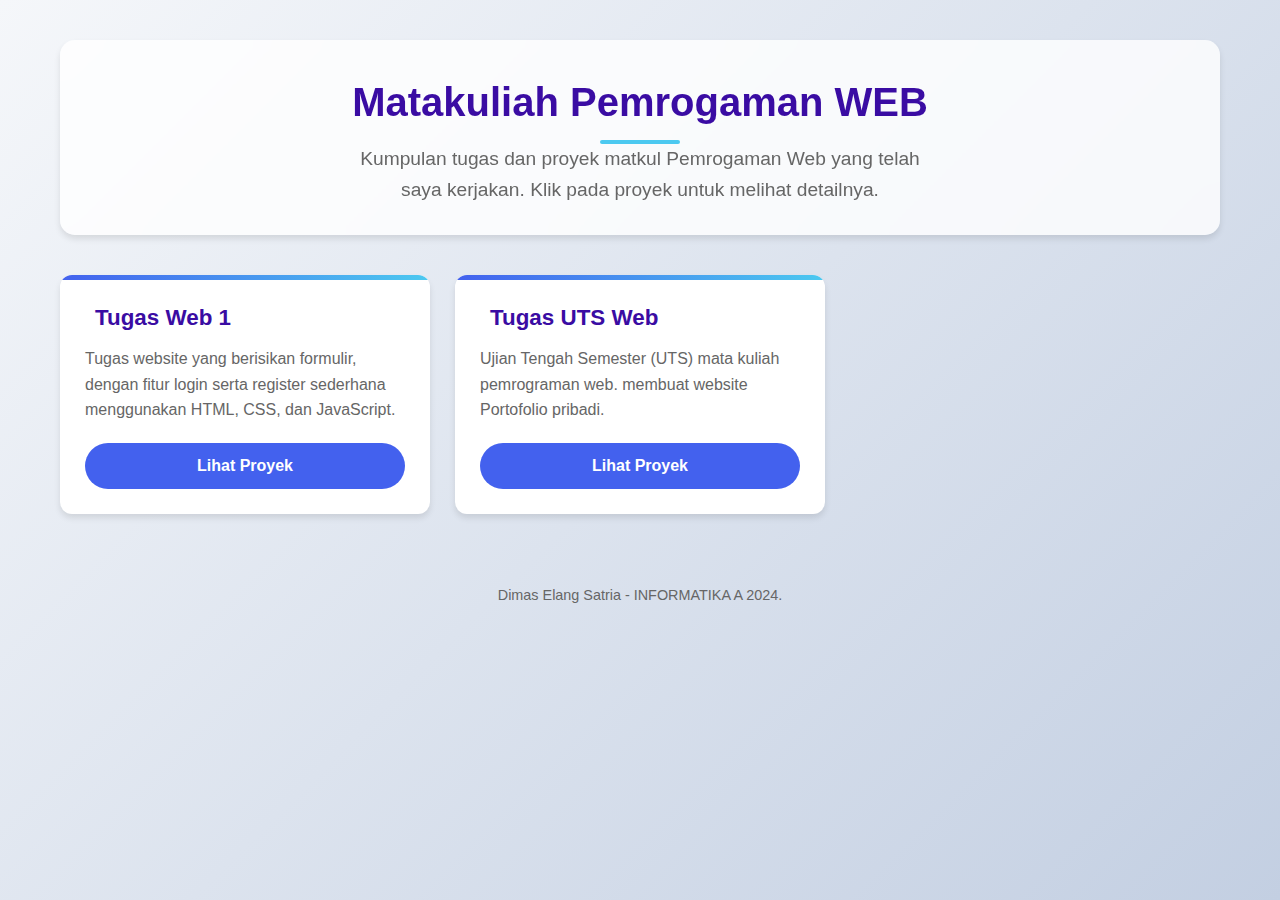
<file: index.html>
<!DOCTYPE html>
<html lang="id">
<head>
  <meta charset="UTF-8">
  <meta name="viewport" content="width=device-width, initial-scale=1.0">
  <title>Portofolio Proyek Web</title>
  <style>
    /* Reset dan variabel CSS */
    :root {
      --primary-color: #4361ee;
      --secondary-color: #3a0ca3;
      --accent-color: #4cc9f0;
      --light-color: #f8f9fa;
      --dark-color: #212529;
      --success-color: #4bb543;
      --shadow: 0 4px 6px rgba(0, 0, 0, 0.1);
      --transition: all 0.3s ease;
    }
    
    * {
      margin: 0;
      padding: 0;
      box-sizing: border-box;
      font-family: 'Segoe UI', Tahoma, Geneva, Verdana, sans-serif;
    }
    
    body {
      background: linear-gradient(135deg, #f5f7fa 0%, #c3cfe2 100%);
      color: var(--dark-color);
      line-height: 1.6;
      min-height: 100vh;
      padding: 20px;
    }
    
    /* Container utama */
    .container {
      max-width: 1200px;
      margin: 0 auto;
      padding: 20px;
    }
    
    /* Header */
    header {
      text-align: center;
      margin-bottom: 40px;
      padding: 30px 0;
      background: rgba(255, 255, 255, 0.8);
      border-radius: 15px;
      box-shadow: var(--shadow);
      backdrop-filter: blur(10px);
    }
    
    h1 {
      font-size: 2.5rem;
      color: var(--secondary-color);
      margin-bottom: 10px;
      position: relative;
      display: inline-block;
    }
    
    h1::after {
      content: '';
      position: absolute;
      bottom: -10px;
      left: 50%;
      transform: translateX(-50%);
      width: 80px;
      height: 4px;
      background: var(--accent-color);
      border-radius: 2px;
    }
    
    .subtitle {
      font-size: 1.2rem;
      color: #666;
      max-width: 600px;
      margin: 0 auto;
    }
    
    /* Grid proyek */
    .projects-grid {
      display: grid;
      grid-template-columns: repeat(auto-fill, minmax(300px, 1fr));
      gap: 25px;
      margin-top: 30px;
    }
    
    .project-card {
      background: white;
      border-radius: 12px;
      overflow: hidden;
      box-shadow: var(--shadow);
      transition: var(--transition);
      position: relative;
    }
    
    .project-card:hover {
      transform: translateY(-10px);
      box-shadow: 0 12px 20px rgba(0, 0, 0, 0.15);
    }
    
    .project-card::before {
      content: '';
      position: absolute;
      top: 0;
      left: 0;
      width: 100%;
      height: 5px;
      background: linear-gradient(90deg, var(--primary-color), var(--accent-color));
    }
    
    .project-content {
      padding: 25px;
      height: 100%;
      display: flex;
      flex-direction: column;
    }
    
    .project-title {
      font-size: 1.4rem;
      color: var(--secondary-color);
      margin-bottom: 10px;
      display: flex;
      align-items: center;
    }
    
    .project-title i {
      margin-right: 10px;
      color: var(--primary-color);
    }
    
    .project-description {
      color: #666;
      margin-bottom: 20px;
      flex-grow: 1;
    }
    
    .project-link {
      display: inline-block;
      background: var(--primary-color);
      color: white;
      padding: 10px 20px;
      border-radius: 50px;
      text-decoration: none;
      font-weight: 600;
      transition: var(--transition);
      text-align: center;
      margin-top: auto;
    }
    
    .project-link:hover {
      background: var(--secondary-color);
      transform: scale(1.05);
    }
    
    /* Footer */
    footer {
      text-align: center;
      margin-top: 50px;
      padding: 20px;
      color: #666;
      font-size: 0.9rem;
    }
    
    /* Responsif */
    @media (max-width: 768px) {
      .projects-grid {
        grid-template-columns: 1fr;
      }
      
      h1 {
        font-size: 2rem;
      }
    }
  </style>
</head>
<body>
  <div class="container">
    <header>
      <h1>Matakuliah Pemrogaman WEB</h1>
      <p class="subtitle">Kumpulan tugas dan proyek matkul Pemrogaman Web yang telah saya kerjakan. Klik pada proyek untuk melihat detailnya.</p>
    </header>
    
    <main>
      <div class="projects-grid">
        <div class="project-card">
          <div class="project-content">
            <h2 class="project-title">
              <i class="fas fa-file-code"></i> Tugas Web 1
            </h2>
            <p class="project-description">
              Tugas website yang berisikan formulir, dengan fitur login serta register sederhana menggunakan HTML, CSS, dan JavaScript.
            </p>
            <a href="TUGAS WEB 1/index.html" class="project-link">Lihat Proyek</a>
          </div>
        </div>
        
        <div class="project-card">
          <div class="project-content">
            <h2 class="project-title">
              <i class="fas fa-laptop-code"></i> Tugas UTS Web
            </h2>
            <p class="project-description">
              Ujian Tengah Semester (UTS) mata kuliah pemrograman web. membuat website Portofolio pribadi.
            </p>
            <a href="UTS WEB/index.html" class="project-link">Lihat Proyek</a>
          </div>
        </div>
      </div>
    </main>
    
    <footer>
      <p>Dimas Elang Satria - INFORMATIKA A 2024.</p>
    </footer>
  </div>
</body>
</html>
</file>
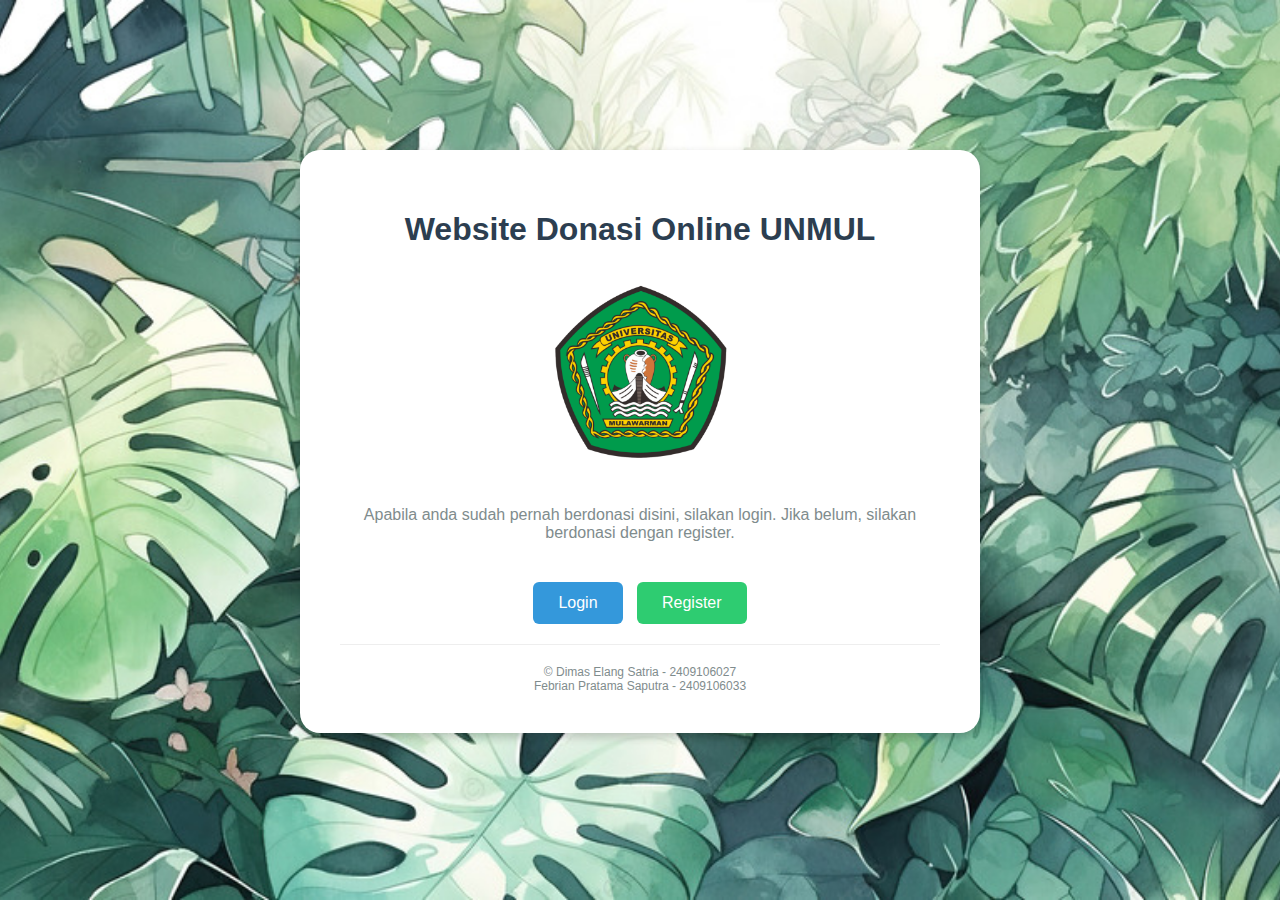
<file: TUGAS WEB 1/index.html>
<!doctype html>
<html lang="id">
<head>
  <meta charset="utf-8">
  <title>Menu Login / Register</title>
  <style>
    body {
      font-family: Arial, sans-serif;
      background: url('background.jpg') no-repeat center center fixed;
      background-size: cover;
      margin: 0;
      padding: 0;
    }
    .main-container {
      width: 600px;
      margin: 150px auto;
      background: #fff;
      padding: 40px;
      border-radius: 20px;
      box-shadow: 0 4px 10px rgba(0,0,0,0.2);
      text-align: center;
      position: relative;
      z-index: 1;
    }
    h1 {
      color: #2c3e50;
      margin-bottom: 30px;
    }
    .desc {
      color: #7f8c8d;
      margin-bottom: 40px;
    }
    .btn {
      display: inline-block;
      padding: 12px 25px;
      color: #fff;
      text-decoration: none;
      border-radius: 6px;
      margin-right: 10px;
      font-size: 16px;
      transition: background 0.2s, transform 0.2s;
      cursor: pointer;
      border: none;
    }
    .btn-login {
      background: #3498db;
    }
    .btn-login:hover, .btn-login:active {
      background: #2980b9;
      transform: scale(1.05);
    }
    .btn-register {
      background: #2ecc71;
      margin-right: 0;
    }
    .btn-register:hover, .btn-register:active {
      background: #27ae60;
      transform: scale(1.05);
    }
    .footer {
      text-align: center;
      padding-top: 20px;
      margin-top: 20px;
      border-top: 1px solid #eee;
      color: #7f8c8d;
      font-size: 12px;
    }
    @media (max-width: 500px) {
      .main-container {
        width: 95vw;
        padding: 10px;
      }
    }
  </style>
</head>
<body>
  <div class="main-container">
    <h1>Website Donasi Online UNMUL</h1>
    <img src="unmul.png" alt="logo unmul" style="width:250px; margin-bottom: 20px;">
    <p class="desc">Apabila anda sudah pernah berdonasi disini, silakan login. 
      Jika belum, silakan berdonasi dengan register.</p>

    <a href="login.html" class="btn btn-login" id="loginBtn">Login</a>
    <a href="donasi.html" class="btn btn-register" id="registerBtn">Register</a>
  
    <div class="footer">
      © Dimas Elang Satria - 2409106027 <br>
      Febrian Pratama Saputra - 2409106033
    </div>
  </div>
  <script>
    // Efek animasi klik tombol
    document.getElementById('loginBtn').addEventListener('mousedown', function() {
      this.style.transform = 'scale(0.97)';
    });
    document.getElementById('loginBtn').addEventListener('mouseup', function() {
      this.style.transform = '';
    });
    document.getElementById('registerBtn').addEventListener('mousedown', function() {
      this.style.transform = 'scale(0.97)';
    });
    document.getElementById('registerBtn').addEventListener('mouseup', function() {
      this.style.transform = '';
    });
  </script>
</body>
</file>
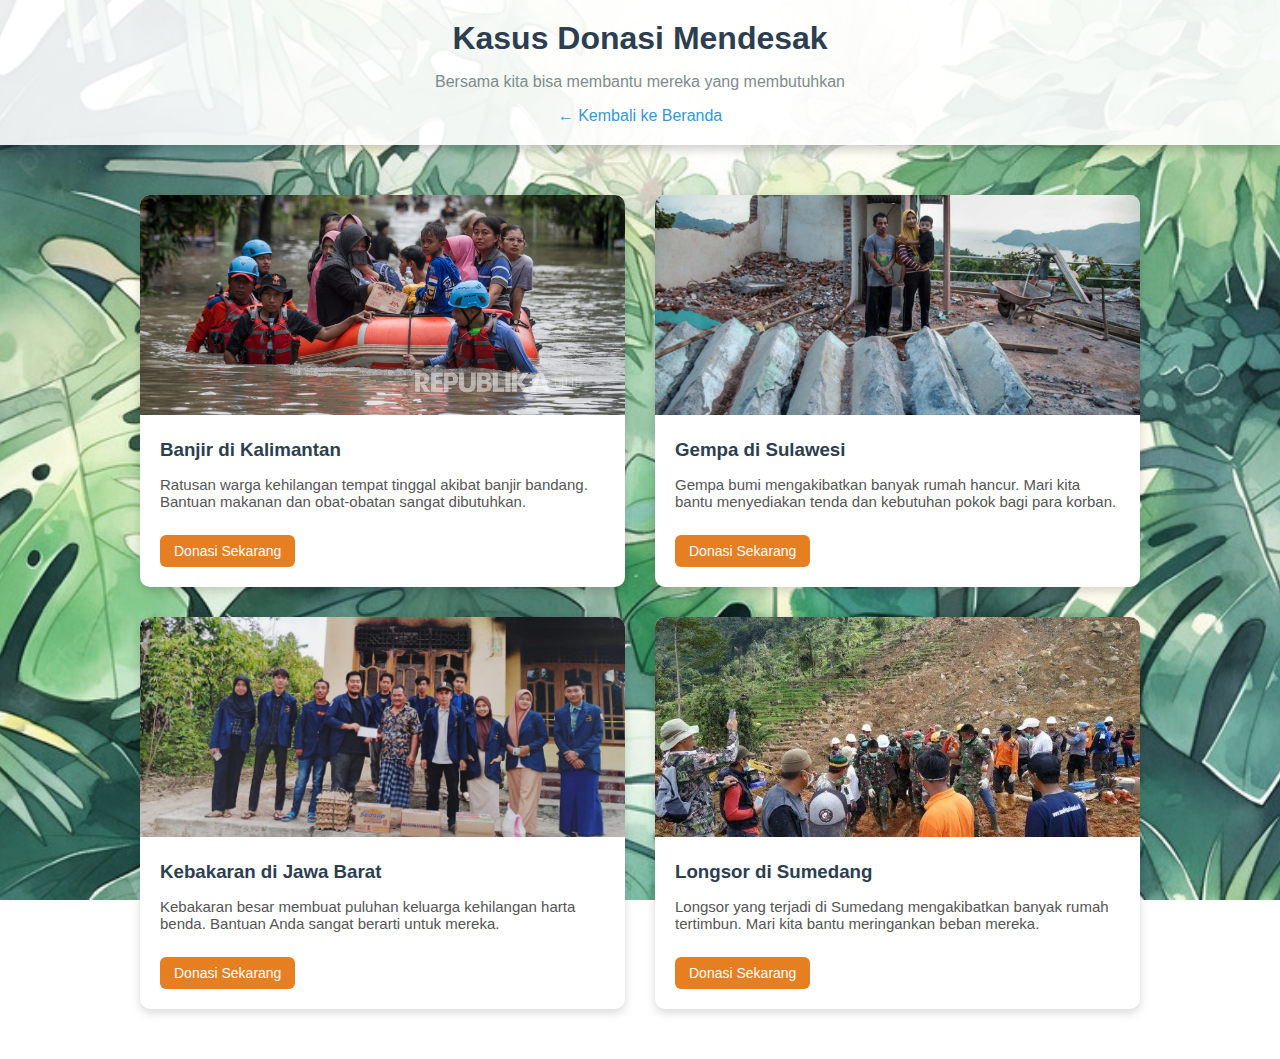
<file: TUGAS WEB 1/donasi.html>
<!doctype html>
<html lang="id">
<head>
  <meta charset="utf-8">
  <title>Kasus Donasi</title>
  <style>
    body {
      font-family: Arial, sans-serif;
      background: url('background.jpg') no-repeat center center fixed;
      background-size: cover;
      margin: 0;
      padding: 0;
    }
    .header {
      text-align: center;
      background: rgba(255,255,255,0.9);
      padding: 20px;
      box-shadow: 0 4px 10px rgba(0,0,0,0.2);
    }
    .header h1 {
      margin: 0;
      color: #2c3e50;
    }
    .header p {
      color: #7f8c8d;
    }
    .donasi-section {
      max-width: 1000px;
      margin: 30px auto;
      padding: 20px;
    }
    .donasi-grid {
      display: grid;
      grid-template-columns: repeat(auto-fit, minmax(350px, 1fr));
      gap: 30px;
    }
    article {
      background: #fff;
      border-radius: 10px;
      box-shadow: 0 4px 10px rgba(0,0,0,0.15);
      overflow: hidden;
      transition: transform 0.2s ease;
    }
    article:hover {
      transform: translateY(-5px);
    }
    article img {
      width: 100%;
      height: 220px;
      object-fit: cover;
    }
    article .content {
      padding: 20px;
    }
    article h3 {
      margin: 0 0 10px;
      color: #2c3e50;
    }
    article p {
      font-size: 15px;
      color: #555;
    }
    article a {
      display: inline-block;
      margin-top: 10px;
      padding: 8px 14px;
      background: #e67e22;
      color: #fff;
      border-radius: 6px;
      text-decoration: none;
      font-size: 14px;
    }
    article a:hover {
      background: #d35400;
    }
  </style>
</head>

<body>
  <div class="header">
    <h1>Kasus Donasi Mendesak</h1>
    <p>Bersama kita bisa membantu mereka yang membutuhkan</p>
    <a href="index.html" style="color:#3498db; text-decoration:none;">← Kembali ke Beranda</a>
  </div>

  <section class="donasi-section">
    <div class="donasi-grid">
      
      <article>
        <img src="donasi1.jpg" alt="Donasi Banjir">
        <div class="content">
          <h3>Banjir di Kalimantan</h3>
          <p>Ratusan warga kehilangan tempat tinggal akibat banjir bandang. Bantuan makanan dan obat-obatan sangat dibutuhkan.</p>
          <a href="register.html">Donasi Sekarang</a>
        </div>
      </article>

      <article>
        <img src="donasi2.jpg" alt="Donasi Gempa">
        <div class="content">
          <h3>Gempa di Sulawesi</h3>
          <p>Gempa bumi mengakibatkan banyak rumah hancur. Mari kita bantu menyediakan tenda dan kebutuhan pokok bagi para korban.</p>
          <a href="register.html">Donasi Sekarang</a>
        </div>
      </article>

      <article>
        <img src="donasi3.jpg" alt="Donasi Kebakaran">
        <div class="content">
          <h3>Kebakaran di Jawa Barat</h3>
          <p>Kebakaran besar membuat puluhan keluarga kehilangan harta benda. Bantuan Anda sangat berarti untuk mereka.</p>
          <a href="register.html">Donasi Sekarang</a>
        </div>
      </article>

      <article>
        <img src="donasi4.jpg" alt="Donasi Longsor">
        <div class="content">
          <h3>Longsor di Sumedang</h3>
          <p>Longsor yang terjadi di Sumedang mengakibatkan banyak rumah tertimbun. Mari kita bantu meringankan beban mereka.</p>
          <a href="register.html">Donasi Sekarang</a>
        </div>
      </article>

    </div>
  </section>

</body>
</html>
</file>
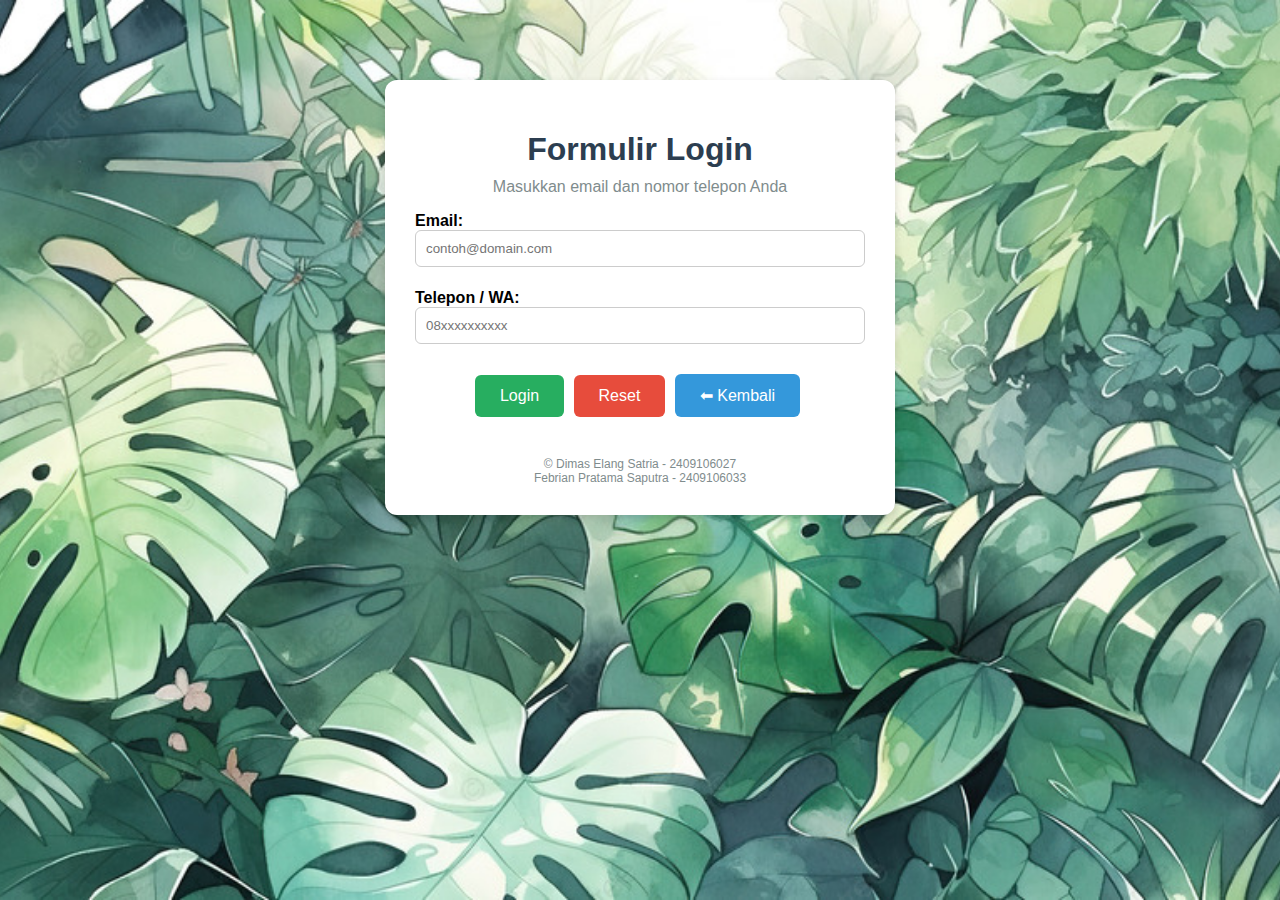
<file: TUGAS WEB 1/login.html>
<!doctype html>
<html lang="id">

<head>
  <meta charset="utf-8">
  <title>Login Donatur</title>
  <meta name="viewport" content="width=device-width,initial-scale=1">
  <meta name="description" content="Formulir login untuk donatur.">
  
  <style>
    body {
      font-family: Arial, sans-serif;
      background: url('background.jpg') no-repeat center center fixed;
      background-size: cover;
      margin: 0;
      padding: 0;
    }
    .main-container {
      width: 60%;
      max-width: 450px;
      margin: 80px auto;
      background: #fff;
      padding: 30px;
      border-radius: 12px;
      box-shadow: 0 4px 10px rgba(0,0,0,0.15);
      position: relative;
      z-index: 1;
    }
    h1 {
      text-align: center;
      color: #2c3e50;
      margin-bottom: 10px;
    }
    .desc {
      text-align: center;
      color: #7f8c8d;
      margin-top: 0;
    }
    label {
      font-weight: bold;
      display: block;
      margin-top: 12px;
    }
    input[type="email"],
    input[type="tel"] {
      width: 100%;
      padding: 10px;
      border: 1px solid #ccc;
      border-radius: 6px;
      margin-bottom: 10px;
      box-sizing: border-box;
    }
    .button-group {
      margin-top: 20px;
      text-align: center;
    }
    .btn {
      padding: 12px 25px;
      color: #fff;
      border: none;
      border-radius: 6px;
      cursor: pointer;
      margin-right: 5px;
      font-size: 16px;
      transition: background 0.2s, transform 0.2s;
      text-decoration: none;
      display: inline-block;
    }
    .btn-login {
      background: #27ae60;
    }
    .btn-login:hover {
      background: #219150;
      transform: scale(1.05);
    }
    .btn-reset {
      background: #e74c3c;
    }
    .btn-reset:hover {
      background: #c0392b;
      transform: scale(1.05);
    }
    .btn-back {
      background: #3498db;
      text-decoration: none;
    }
    .btn-back:hover {
      background: #2980b9;
      transform: scale(1.05);
    }
    .footer {
      text-align: center;
      padding-top: 20px;
      margin-top: 20px;
      color: #7f8c8d;
      font-size: 12px;
    }
    @media (max-width: 700px) {
      .main-container {
        width: 95%;
        padding: 10px;
      }
    }
  </style>
</head>

<body>
  <div class="main-container">
    <h1>Formulir Login</h1>
    <p class="desc">Masukkan email dan nomor telepon Anda</p>

    <form action="profil.html" method="post" id="loginForm">
      <label for="email">Email:</label>
      <input type="email" id="email" name="email" required 
             placeholder="contoh@domain.com">

      <label for="telp">Telepon / WA:</label>
      <input type="tel" id="telp" name="telp" required
             placeholder="08xxxxxxxxxx" 
             pattern="^08[0-9]{8,11}$"
             title="Nomor telepon harus diawali 08 dan terdiri dari 10-13 digit">

      <div class="button-group">
        <button type="submit" class="btn btn-login">Login</button>
        <button type="reset" class="btn btn-reset">Reset</button>
        <a href="index.html" class="btn btn-back">⬅ Kembali</a>
      </div>
    </form>

    <div class="footer">
      © Dimas Elang Satria - 2409106027 <br>
      Febrian Pratama Saputra - 2409106033
    </div>
  </div>
</body>

<script>
  const form = document.getElementById('loginForm');

  form.addEventListener('submit', function(e) {
    e.preventDefault(); // cegah reload halaman otomatis

    // ambil nilai input
    const email = document.getElementById('email').value;
    const telp = document.getElementById('telp').value;

    // alert 
    alert("Login berhasil!\nEmail: " + email + "\nTelepon: " + telp);
    window.location.href = "profil.html";
  });
</script>


</html>
</file>
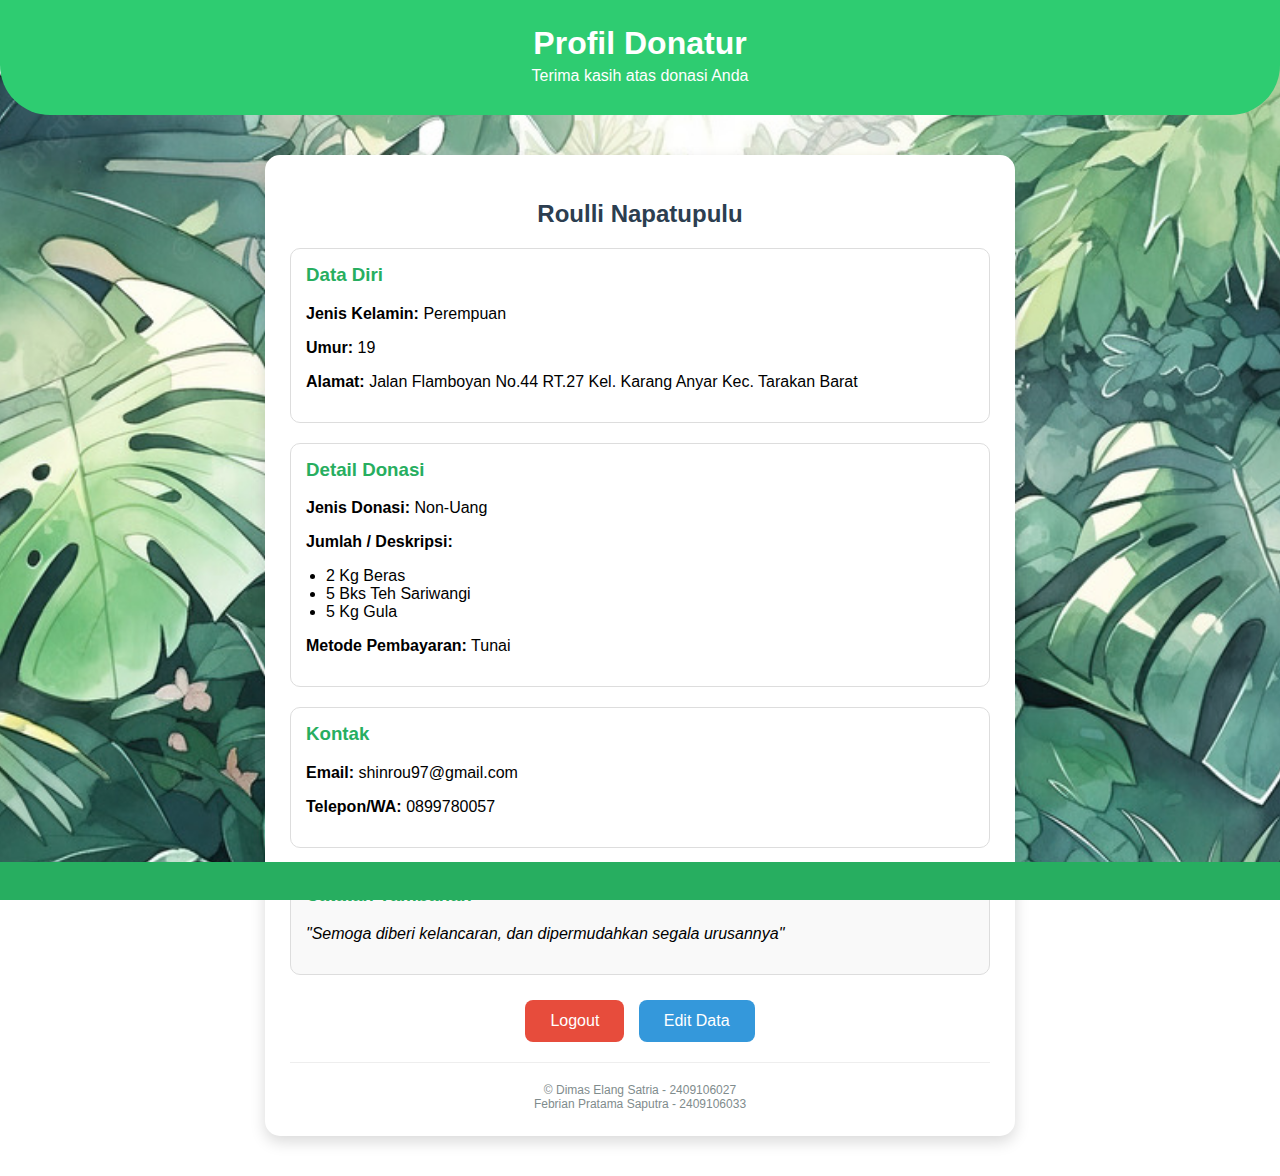
<file: TUGAS WEB 1/profil.html>
<!doctype html>
<html lang="id">
<head>
  <meta charset="utf-8">
  <title>Profil Donatur</title>
  <style>
    body {
      font-family: Arial, sans-serif;
      background: url('background.jpg') no-repeat center center fixed;
      background-size: cover;
      margin: 0;
      padding: 0;
    }
    .header {
      background: #2ecc71;
      padding: 25px;
      text-align: center;
      color: #fff;
      border-bottom-left-radius: 50px;
      border-bottom-right-radius: 50px;
    }
    .main-card {
      max-width: 700px;
      margin: 40px auto;
      background: #fff;
      padding: 25px;
      border-radius: 15px;
      box-shadow: 0 6px 15px rgba(0,0,0,0.15);
    }
    .nama {
      color: #2c3e50;
      text-align: center;
      margin-bottom: 20px;
    }
    .section {
      padding: 15px;
      border: 1px solid #ddd;
      border-radius: 10px;
      margin-bottom: 20px;
    }
    .section-title {
      color: #27ae60;
      margin-top: 0;
    }
    .donasi-list {
      margin: 0;
      padding-left: 20px;
    }
    .catatan {
      background: #f9f9f9;
      font-style: italic;
    }
    .button-group {
      margin-top: 25px;
      text-align: center;
    }
    .btn {
      padding: 12px 25px;
      border-radius: 8px;
      text-decoration: none;
      color: #fff;
      margin-right: 10px;
      display: inline-block;
      font-size: 16px;
      transition: background 0.2s, transform 0.2s;
      border: none;
      cursor: pointer;
    }
    .btn-logout {
      background: #e74c3c;
    }
    .btn-logout:hover {
      background: #c0392b;
      transform: scale(1.05);
    }
    .btn-edit {
      background: #3498db;
      margin-right: 0;
    }
    .btn-edit:hover {
      background: #2980b9;
      transform: scale(1.05);
    }
    .footer {
      text-align: center;
      padding-top: 20px;
      margin-top: 20px;
      color: #7f8c8d;
      font-size: 12px;
      border-top: 1px solid #eee;
    }

    .running-text {
      position: fixed;
      bottom: 0;
      left: 0;
      width: 100%;
      background: #27ae60;
      color: #fff;
      padding: 10px 0;
      overflow: hidden;
      font-size: 16px;
      font-weight: bold;
      white-space: nowrap;
    }
    .running-text span {
      display: inline-block;
      padding-left: 100%;
      animation: moveText 30s linear infinite;
    }
    @keyframes moveText {
      0%   { transform: translateX(0); }
      100% { transform: translateX(-100%); }
    }

    @media (max-width: 800px) {
      .main-card {
        max-width: 98vw;
        padding: 10px;
      }
    }
  </style>
</head>

<body>
  <div class="header">
    <h1 style="margin:0;">Profil Donatur</h1>
    <p style="margin:5px 0;">Terima kasih atas donasi Anda</p>
  </div>

  <div class="main-card">
    <h2 class="nama">Roulli Napatupulu</h2>

    <div class="section">
      <h3 class="section-title">Data Diri</h3>
      <p><b>Jenis Kelamin:</b> Perempuan</p>
      <p><b>Umur:</b> 19</p>
      <p><b>Alamat:</b> Jalan Flamboyan No.44 RT.27 Kel. Karang Anyar Kec. Tarakan Barat</p>
    </div>

    <div class="section">
      <h3 class="section-title">Detail Donasi</h3>
      <p><b>Jenis Donasi:</b> Non-Uang</p>
      <p><b>Jumlah / Deskripsi:</b></p>
      <ul class="donasi-list">
        <li>2 Kg Beras</li>
        <li>5 Bks Teh Sariwangi</li>
        <li>5 Kg Gula</li>
      </ul>
      <p><b>Metode Pembayaran:</b> Tunai</p>
    </div>

    <div class="section">
      <h3 class="section-title">Kontak</h3>
      <p><b>Email:</b> shinrou97@gmail.com</p>
      <p><b>Telepon/WA:</b> 0899780057</p>
    </div>

    <div class="section catatan">
      <h3 class="section-title">Catatan Tambahan</h3>
      <p>"Semoga diberi kelancaran, dan dipermudahkan segala urusannya"</p>
    </div>

    <div class="button-group">
      <a href="index.html" class="btn btn-logout" id="logoutBtn">Logout</a>
      <a href="register.html" class="btn btn-edit">Edit Data</a>
    </div>

    <!-- Teks berjalan -->
    <div class="running-text">
      <span id="newsText">
        Sebanyak 176 relawan telah dikerahkan untuk membantu korban Kebakaran di Jawa Barat dini hari (Sabtu, 12 September 2025).
        Warga sekitar juga turut serta dalam upaya pemadaman dan evakuasi. - Sebanyak 15 Jiwa meninggal dunia akibat gempa berkekuatan 6,5 SR yang 
        mengguncang Sulawesi Tengah pada Jumat (11 September 2025) malam.
        Tim SAR gabungan dari berbagai daerah telah dikerahkan untuk melakukan pencarian dan pertolongan.
        Tim medis juga siaga di lokasi bencana untuk memberikan perawatan kepada korban yang terluka.
      </span>
    </div>

    <div class="footer">
      © Dimas Elang Satria - 2409106027 <br>
      Febrian Pratama Saputra - 2409106033
    </div>
  </div>
  <script>
    // Konfirmasi sebelum logout
    document.getElementById('logoutBtn').addEventListener('click', function(e) {
      if(!confirm('Yakin ingin logout?')) {
        e.preventDefault();
      }
    });
  </script>
</body>
</file>
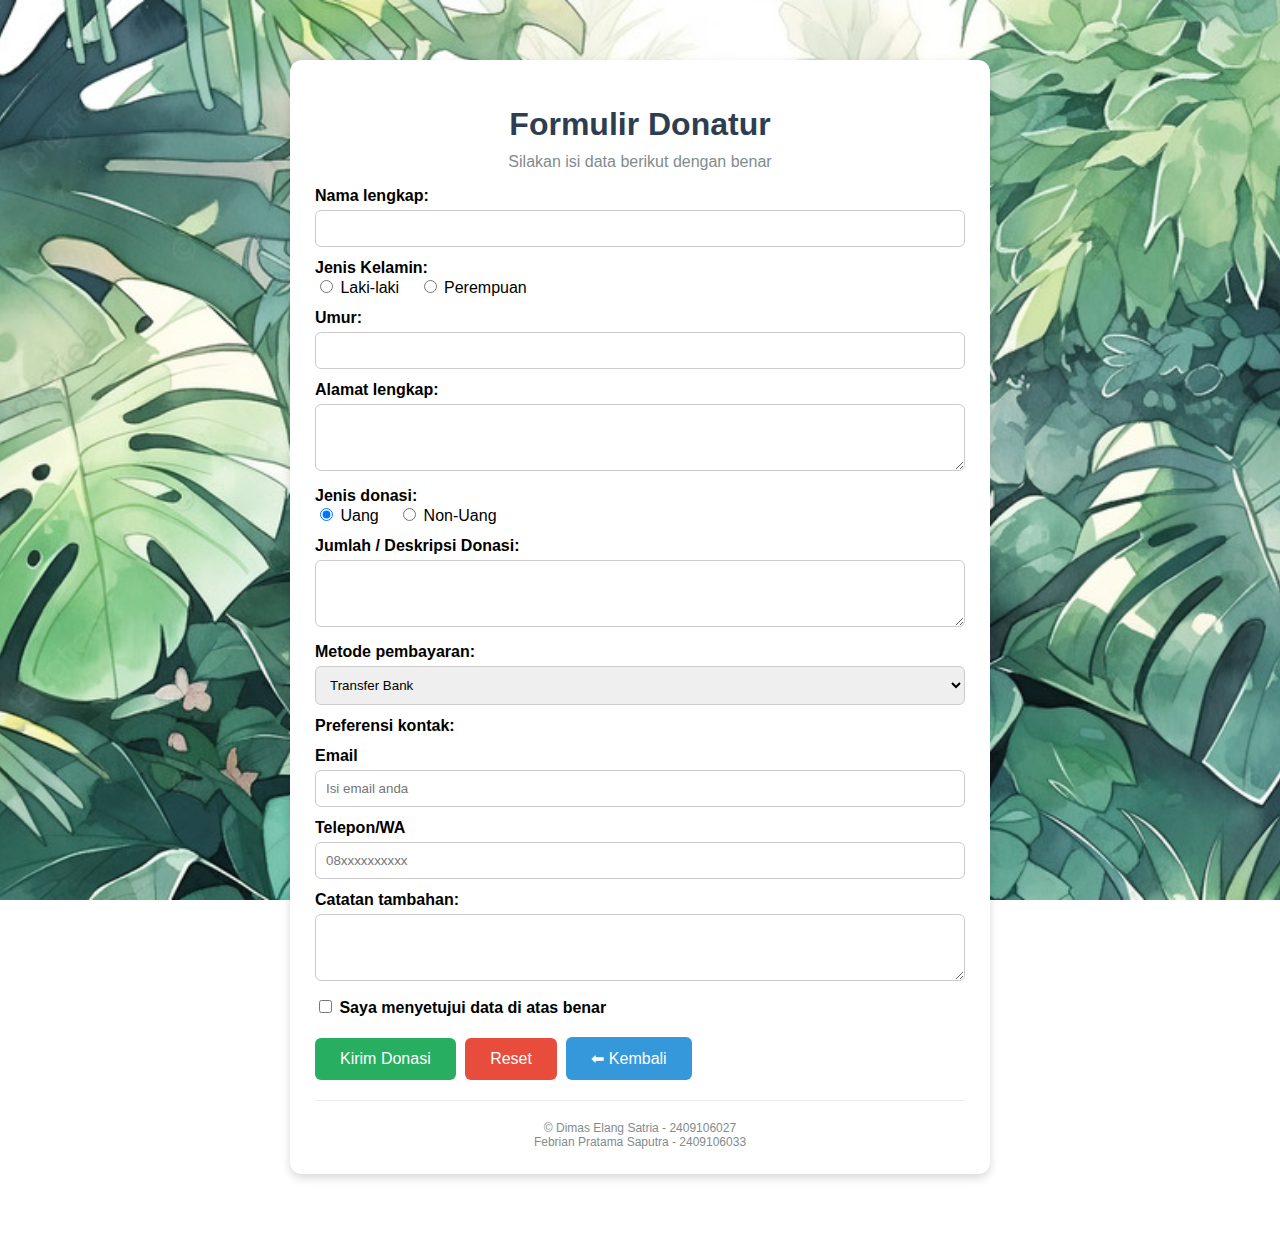
<file: TUGAS WEB 1/register.html>
<!doctype html>
<html lang="id">
<head>
  <meta charset="utf-8">
  <title>Formulir Donatur</title>
  <style>
    body {
      font-family: Arial, sans-serif;
      background: url('background.jpg') no-repeat center center fixed;
      background-size: cover;
      margin: 0;
      padding: 0;
    }
    .main-container {
      width: 60%;
      max-width: 650px;
      margin: 60px auto;
      background: #fff;
      padding: 25px;
      border-radius: 12px;
      box-shadow: 0 4px 10px rgba(0,0,0,0.15);
      position: relative;
      z-index: 1;
    }
    h1 {
      text-align: center;
      color: #2c3e50;
      margin-bottom: 10px;
    }
    .desc {
      text-align: center;
      color: #7f8c8d;
      margin-top: 0;
    }
    label {
      font-weight: bold;
      display: block;
      margin-top: 12px;
    }
    input[type="text"],
    input[type="number"],
    input[type="email"],
    input[type="tel"],
    textarea,
    select {
      width: 100%;
      padding: 10px;
      margin-top: 5px;
      border: 1px solid #ccc;
      border-radius: 6px;
      box-sizing: border-box;
    }
    textarea {
      resize: vertical;
    }
    .radio-group label {
      font-weight: normal;
      display: inline-block;
      margin-right: 15px;
      margin-top: 0;
    }
    .button-group {
      margin-top: 20px;
      text-align: left;
    }
    .btn {
      padding: 12px 25px;
      color: #fff;
      border: none;
      border-radius: 6px;
      cursor: pointer;
      margin-right: 5px;
      font-size: 16px;
      transition: background 0.2s, transform 0.2s;
      text-decoration: none;
      display: inline-block;
    }
    .btn-submit {
      background: #27ae60;
    }
    .btn-submit:hover {
      background: #219150;
      transform: scale(1.05);
    }
    .btn-reset {
      background: #e74c3c;
    }
    .btn-reset:hover {
      background: #c0392b;
      transform: scale(1.05);
    }
    .btn-back {
      background: #3498db;
      text-decoration: none;
    }
    .btn-back:hover {
      background: #2980b9;
      transform: scale(1.05);
    }
    .footer {
      text-align: center;
      padding-top: 20px;
      margin-top: 20px;
      border-top: 1px solid #eee;
      color: #7f8c8d;
      font-size: 12px;
    }
    @media (max-width: 700px) {
      .main-container {
        width: 95%;
        padding: 10px;
      }
    }
  </style>
</head>
<body>

  <div class="main-container">
    <h1>Formulir Donatur</h1>
    <p class="desc">Silakan isi data berikut dengan benar</p>

    <form action="thanks.html" method="post" id="donaturForm">
      <label for="nama">Nama lengkap:</label>
      <input type="text" name="nama" id="nama" required>

      <label>Jenis Kelamin:</label>
      <div class="radio-group">
        <label><input type="radio" name="gender" value="Laki-laki" required> Laki-laki</label>
        <label><input type="radio" name="gender" value="Perempuan"> Perempuan</label>
      </div>

      <label for="umur">Umur:</label>
      <input type="number" name="umur" id="umur" min="0" max="120">

      <label for="alamat">Alamat lengkap:</label>
      <textarea name="alamat" id="alamat" rows="3"></textarea>

      <label>Jenis donasi:</label>
      <div class="radio-group">
        <label><input type="radio" name="jenis_donasi" value="uang" checked> Uang</label>
        <label><input type="radio" name="jenis_donasi" value="non-uang"> Non-Uang</label>
      </div>

      <label for="donasi">Jumlah / Deskripsi Donasi:</label>
      <textarea name="donasi" id="donasi" rows="3"></textarea>

      <label for="metode">Metode pembayaran:</label>
      <select name="metode" id="metode">
        <option value="transfer">Transfer Bank</option>
        <option value="ewallet">E-Wallet</option>
        <option value="tunai">Tunai</option>
      </select>

      <label>Preferensi kontak:</label>
      <label for="email">Email</label>
      <input type="email" name="email" id="email" placeholder="Isi email anda">
      <label for="telp">Telepon/WA</label>
      <input type="tel" id="telp" name="telp" required
            placeholder="08xxxxxxxxxx" 
            pattern="^08[0-9]{8,11}$"
            title="Nomor telepon harus diawali 08 dan terdiri dari 10-13 digit">

      <label for="catatan">Catatan tambahan:</label>
      <textarea name="catatan" id="catatan" rows="3"></textarea>

      <label class="checkbox-label">
        <input type="checkbox" name="setuju" required> Saya menyetujui data di atas benar
      </label>

      <div class="button-group">
        <button type="submit" class="btn btn-submit">Kirim Donasi</button>
        <button type="reset" class="btn btn-reset">Reset</button>
        <a href="donasi.html" class="btn btn-back">⬅ Kembali</a>
      </div>

      <div class="footer">
        © Dimas Elang Satria - 2409106027 <br>
        Febrian Pratama Saputra - 2409106033
      </div>
    </form>
  </div>
</body>
</html>
</file>
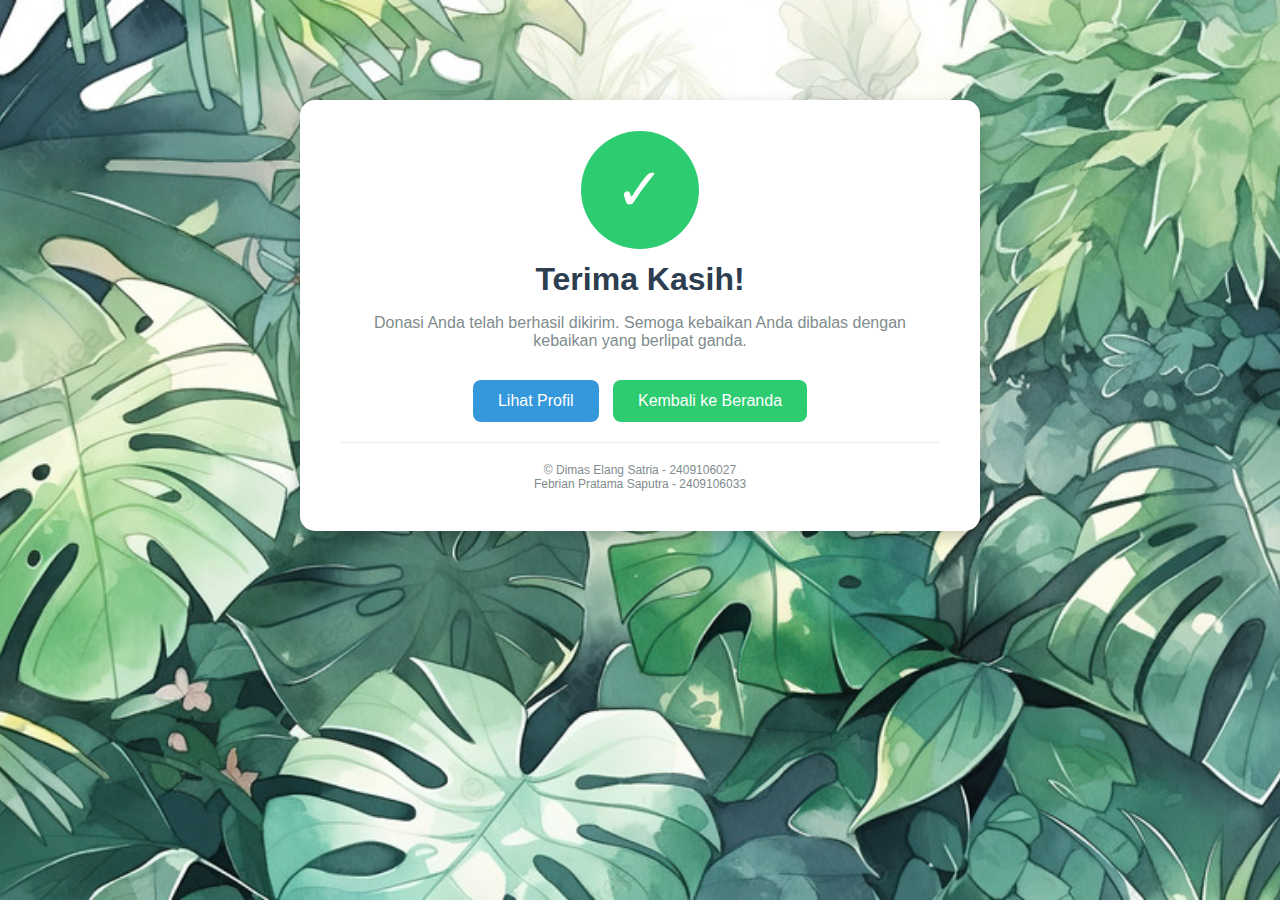
<file: TUGAS WEB 1/thanks.html>
<!doctype html>
<html lang="id">
<head>
  <meta charset="utf-8">
  <title>Terima Kasih</title>
  <style>
    body {
      font-family: Arial, sans-serif;
      background: url('background.jpg') no-repeat center center fixed;
      background-size: cover;
      margin: 0;
      padding: 0;
    }
    .container {
      max-width: 600px;
      margin: 100px auto;
      background: #fff;
      padding: 40px;
      border-radius: 15px;
      text-align: center;
      box-shadow: 0 5px 15px rgba(0,0,0,0.2);
    }
    .icon-success {
      width: 100px;
      height: 100px;
      background: #2ecc71;
      border-radius: 50%;
      margin: 0 auto 20px auto;
      display: flex;
      align-items: center;
      justify-content: center;
      font-size: 50px;
      color: #fff;
    }
    h1 {
      color: #2c3e50;
      margin-bottom: 10px;
    }
    .desc {
      color: #7f8c8d;
      margin-bottom: 30px;
    }
    .btn {
      padding: 12px 25px;
      color: #fff;
      text-decoration: none;
      border-radius: 8px;
      margin-right: 10px;
      display: inline-block;
      transition: background 0.2s;
    }
    .btn-profile {
      background: #3498db;
    }
    .btn-profile:hover {
      background: #2980b9;
    }
    .btn-home {
      background: #2ecc71;
      margin-right: 0;
    }
    .btn-home:hover {
      background: #27ae60;
    }
    .footer {
      text-align: center;
      padding-top: 20px;
      margin-top: 20px;
      border-top: 1px solid #eee;
      color: #7f8c8d;
      font-size: 12px;
    }
  </style>
</head>
<body>
  <div class="container">
    <div class="icon-success">
      ✓
    </div>
    <h1>Terima Kasih!</h1>
    <p class="desc">Donasi Anda telah berhasil dikirim. Semoga kebaikan Anda dibalas dengan kebaikan yang berlipat ganda.</p>
    <a href="profil.html" class="btn btn-profile">Lihat Profil</a>
    <a href="index.html" class="btn btn-home">Kembali ke Beranda</a>
    <div class="footer">
      © Dimas Elang Satria - 2409106027 <br>
      Febrian Pratama Saputra - 2409106033
    </div>
  </div>
</body>

<script>
  // Animasi ikon centang
  const icon = document.querySelector('.icon-success');
  let scale = 1;
  let growing = true;

  setInterval(() => {
    if (growing) {
      scale += 0.01;
      if (scale >= 1.2) growing = false;
    } else {
      scale -= 0.01;
      if (scale <= 1) growing = true;
    }
    icon.style.transform = `scale(${scale})`;
  }, 30);
</script>
</body>
</html>
</file>
